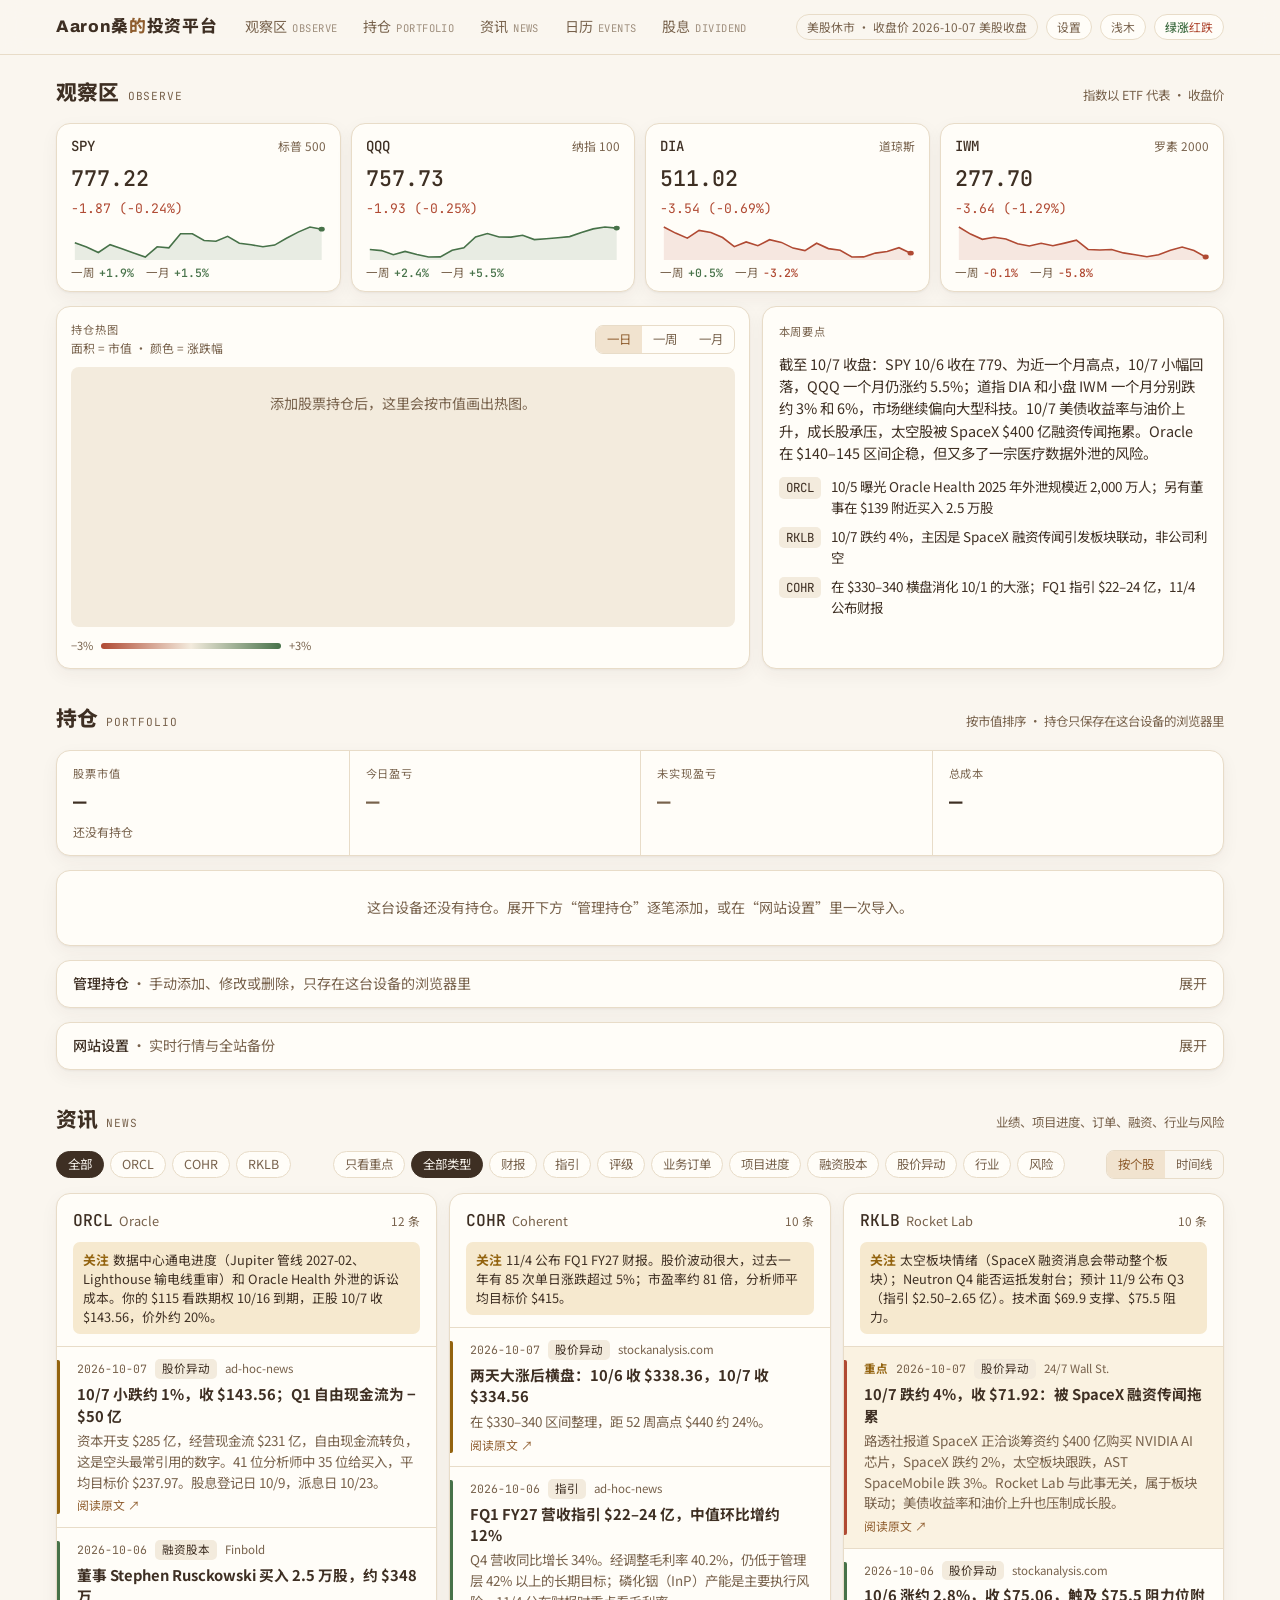
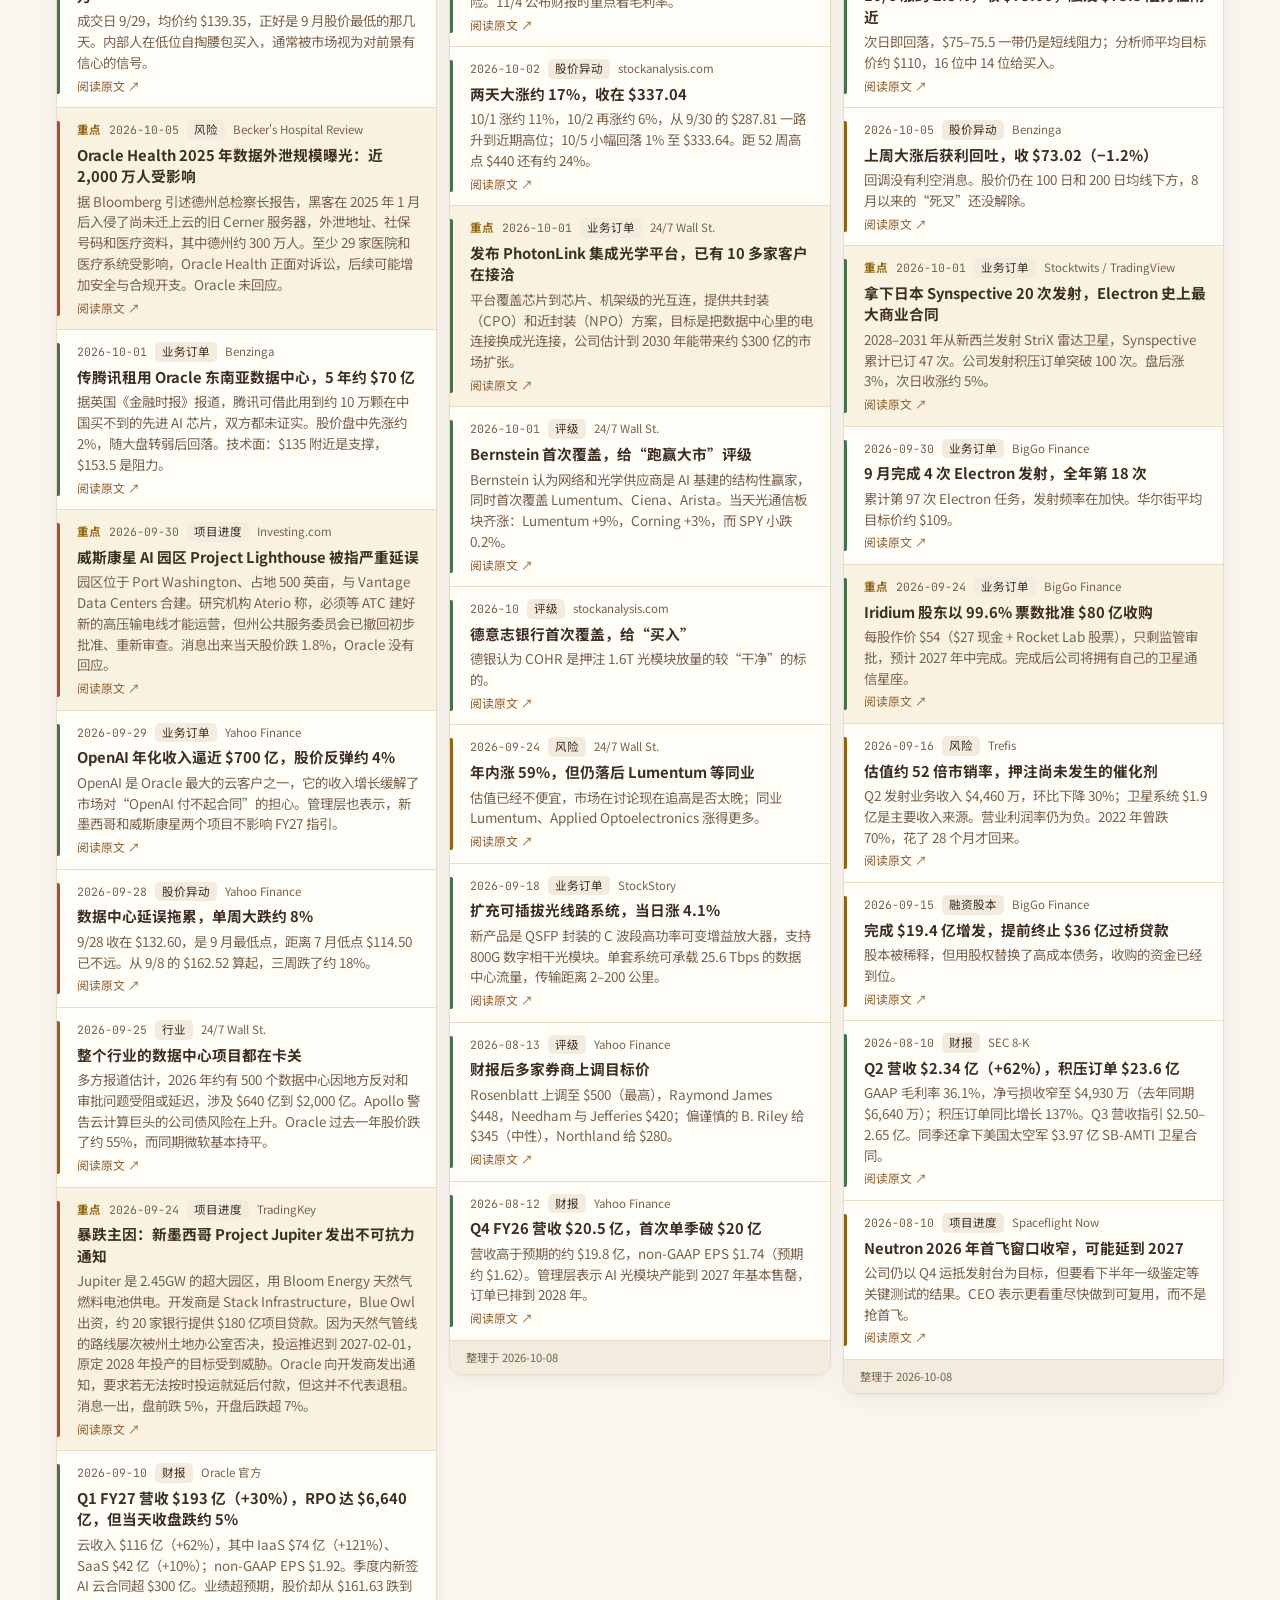
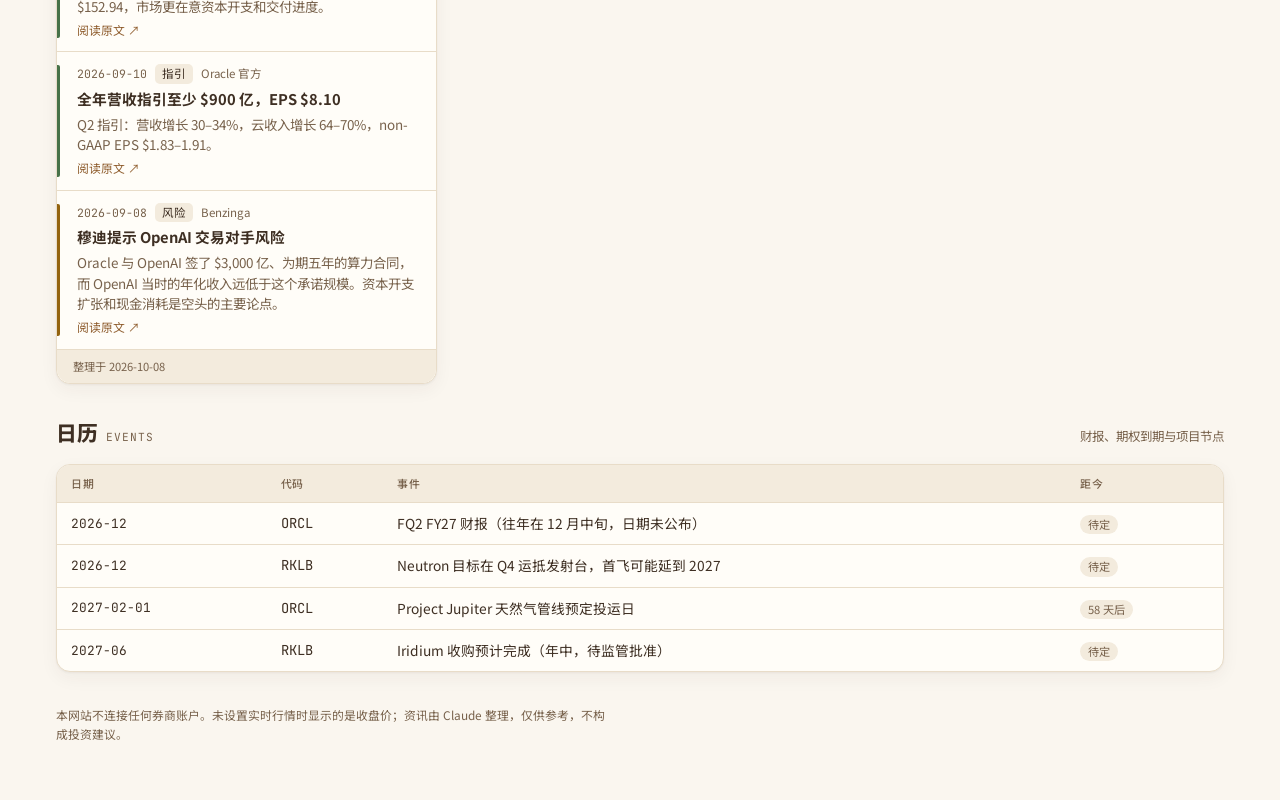
<file: index.html>
<!doctype html>
<html lang="zh-Hans">
<head>
<meta charset="utf-8">
<meta name="viewport" content="width=device-width,initial-scale=1,viewport-fit=cover">
<meta name="robots" content="noindex,nofollow">
<meta name="theme-color" content="#FAF6EF">
<script>try{document.documentElement.dataset.theme=localStorage.getItem("aaronsan.theme")||"light"}catch(e){document.documentElement.dataset.theme="light"}</script>
<title>Aaron桑的投资平台</title>
<link rel="icon" href="data:image/svg+xml,%3Csvg xmlns='http://www.w3.org/2000/svg' viewBox='0 0 32 32'%3E%3Crect width='32' height='32' rx='7' fill='%238F5D2E'/%3E%3Cpolyline points='5,22 12,15 17,19 27,8' fill='none' stroke='%23FAF6EF' stroke-width='3' stroke-linecap='round' stroke-linejoin='round'/%3E%3C/svg%3E">
<link rel="preconnect" href="https://fonts.googleapis.com">
<link rel="preconnect" href="https://fonts.gstatic.com" crossorigin>
<link rel="stylesheet" href="https://fonts.googleapis.com/css2?family=Archivo:wght@600;800&family=JetBrains+Mono:wght@400;500&family=Noto+Sans+SC:wght@400;500;700&display=swap">
<link rel="stylesheet" href="style.css">
</head>
<body>
<div class="top"><div class="top-in">
  <div class="brand">Aaron桑<span>的</span>投资平台</div>
  <nav aria-label="页面区块">
    <a href="#observe">观察区<small>OBSERVE</small></a>
    <a href="#holdings">持仓<small>PORTFOLIO</small></a>
    <a href="#news">资讯<small>NEWS</small></a>
    <a href="#calendar">日历<small>EVENTS</small></a>
    <a href="dividend.html">股息<small>DIVIDEND</small></a>
  </nav>
  <div class="top-r">
    <span class="badge" id="live">加载中…</span><a class="toggle" href="#settings" style="text-decoration:none">设置</a>
    <button class="toggle" id="theme" type="button" title="切换浅色 / 深色">浅木</button>
    <button class="toggle" id="conv" type="button" title="切换涨跌颜色"><b>绿涨</b><i>红跌</i></button>
  </div>
</div></div>

<div class="wrap">
  <section id="observe" aria-labelledby="ob-h">
    <div class="sh"><h2 id="ob-h">观察区<small>Observe</small></h2><span class="meta" id="ob-meta">指数以 ETF 代表 · 收盘价</span></div>
    <div class="tiles" id="tiles"><div class="panel empty">市场数据加载中…</div></div>
    <div class="obs">
      <div class="panel heat">
        <div class="hh">
          <div><div class="lbl">持仓热图</div><div class="z" style="font-size:.74rem">面积 = 市值 · 颜色 = 涨跌幅</div></div>
          <div class="seg" id="heatP" role="group" aria-label="热图周期">
            <button type="button" data-p="d1" aria-pressed="true">一日</button><button type="button" data-p="w1" aria-pressed="false">一周</button><button type="button" data-p="m1" aria-pressed="false">一月</button>
          </div>
        </div>
        <div class="tm" id="tm"></div>
        <div class="legend"><span id="lg-lo">−3%</span><i></i><span id="lg-hi">+3%</span></div>
      </div>
      <div class="panel brief">
        <div class="lbl">本周要点</div>
        <p id="note" class="z">加载中…</p>
        <ul class="hl" id="hl"></ul>
      </div>
    </div>
  </section>

  <section id="holdings" aria-labelledby="ho-h">
    <div class="sh"><h2 id="ho-h">持仓<small>Portfolio</small></h2><span class="meta" id="ho-meta"></span></div>
    <div class="panel sum">
      <div><span class="lbl">股票市值</span><span class="v num" id="s-mv">—</span><span class="s" id="s-mv2"></span></div>
      <div><span class="lbl">今日盈亏</span><span class="v num" id="s-d">—</span><span class="s" id="s-d2"></span></div>
      <div><span class="lbl">未实现盈亏</span><span class="v num" id="s-u">—</span><span class="s" id="s-u2"></span></div>
      <div><span class="lbl">总成本</span><span class="v num" id="s-c">—</span><span class="s" id="s-c2"></span></div>
    </div>
    <div class="cards" id="cards"></div>
    <details class="panel mgr" id="mgr">
      <summary><span><b>管理持仓</b> · 手动添加、修改或删除，只存在这台设备的浏览器里</span><span>展开</span></summary>
      <div class="mgr-in">
        <div class="hlist" id="hlist"></div>
        <form class="hf" id="hf" autocomplete="off">
          <label>代码<input id="f-sym" required placeholder="如 NVDA" maxlength="12"></label>
          <label>类型<select id="f-kind"><option value="STK">股票</option><option value="OPT">期权</option></select></label>
          <label>数量<input id="f-qty" type="number" step="any" min="0" required></label>
          <label>成本价<input id="f-avg" type="number" step="any" min="0" required></label>
          <label class="opt" hidden>行权价<input id="f-strike" type="number" step="any" min="0"></label>
          <label class="opt" hidden>方向<select id="f-right"><option value="PUT">看跌</option><option value="CALL">看涨</option></select></label>
          <label class="opt" hidden>到期日<input id="f-exp" type="date"></label>
          <label class="opt" hidden>期权现价（可选）<input id="f-mark" type="number" step="any" min="0"></label>
          <button class="btn pri" type="submit" id="f-save">保存持仓</button>
          <div class="formmsg" id="f-msg">持仓不会上传到网站服务器，换设备时用“网站设置”里的导出 / 导入。</div>
        </form>
      </div>
    </details>

    <details class="panel mgr" id="settings">
      <summary><span><b>网站设置</b> · 实时行情与全站备份</span><span>展开</span></summary>
      <div class="mgr-in"><div class="setgrid">
        <div>
          <h3>实时行情（Finnhub）</h3>
          <p>到 <a href="https://finnhub.io/register" target="_blank" rel="noopener">finnhub.io</a> 免费注册，把 Dashboard 里的 API key 贴在这里。填好后价格每 15 秒刷新一次；不填就显示 data.json 里的收盘价。Finnhub 只提供行情，不碰你的券商账户。</p>
          <form class="kform" id="k-form" autocomplete="off"><input id="k-in" type="password" placeholder="粘贴 Finnhub API key" aria-label="Finnhub API key"><button class="btn pri" type="submit">保存</button><button class="btn" type="button" id="k-clear">清除</button></form>
          <p class="smsg" id="k-state" style="margin-top:8px"></p>
        </div>
        <div class="io">
          <h3>全站备份</h3>
          <p>美股持仓和股息台的买卖记录都只存在这台设备的浏览器里。换手机或电脑时，先在这里导出，再到新设备导入（旧版只含持仓的备份也能导入）。</p>
          <textarea id="io-text" aria-label="持仓 JSON" placeholder='[{"sym":"COHR","kind":"STK","qty":1,"avg":271.24}]'></textarea>
          <div class="b"><button class="btn" type="button" id="io-export">导出全部</button><button class="btn pri" type="button" id="io-import">导入（覆盖）</button></div>
          <span class="smsg" id="io-msg"></span>
        </div>
      </div></div>
    </details>
  </section>

  <section id="news" aria-labelledby="ne-h">
    <div class="sh"><h2 id="ne-h">资讯<small>News</small></h2><span class="meta">业绩、项目进度、订单、融资、行业与风险</span></div>
    <div class="nbar">
      <div class="chips" id="fT"></div>
      <div class="chips" id="fK"></div>
      <div class="seg" id="view" role="group" aria-label="资讯排列">
        <button type="button" data-v="group" aria-pressed="true">按个股</button><button type="button" data-v="time" aria-pressed="false">时间线</button>
      </div>
    </div>
    <div id="feed"><div class="panel empty">资讯加载中…</div></div>
  </section>

  <section id="calendar" aria-labelledby="ca-h">
    <div class="sh"><h2 id="ca-h">日历<small>Events</small></h2><span class="meta">财报、期权到期与项目节点</span></div>
    <div class="panel cal"><table><thead><tr><th>日期</th><th>代码</th><th>事件</th><th>距今</th></tr></thead><tbody id="cal"><tr><td colspan="4" class="empty">加载中…</td></tr></tbody></table></div>
  </section>

  <footer id="foot">本网站不连接任何券商账户。未设置实时行情时显示的是收盘价；资讯由 Claude 整理，仅供参考，不构成投资建议。</footer>
</div>

<script src="common.js"></script>
<script src="app.js"></script>
</body>
</html>
</file>
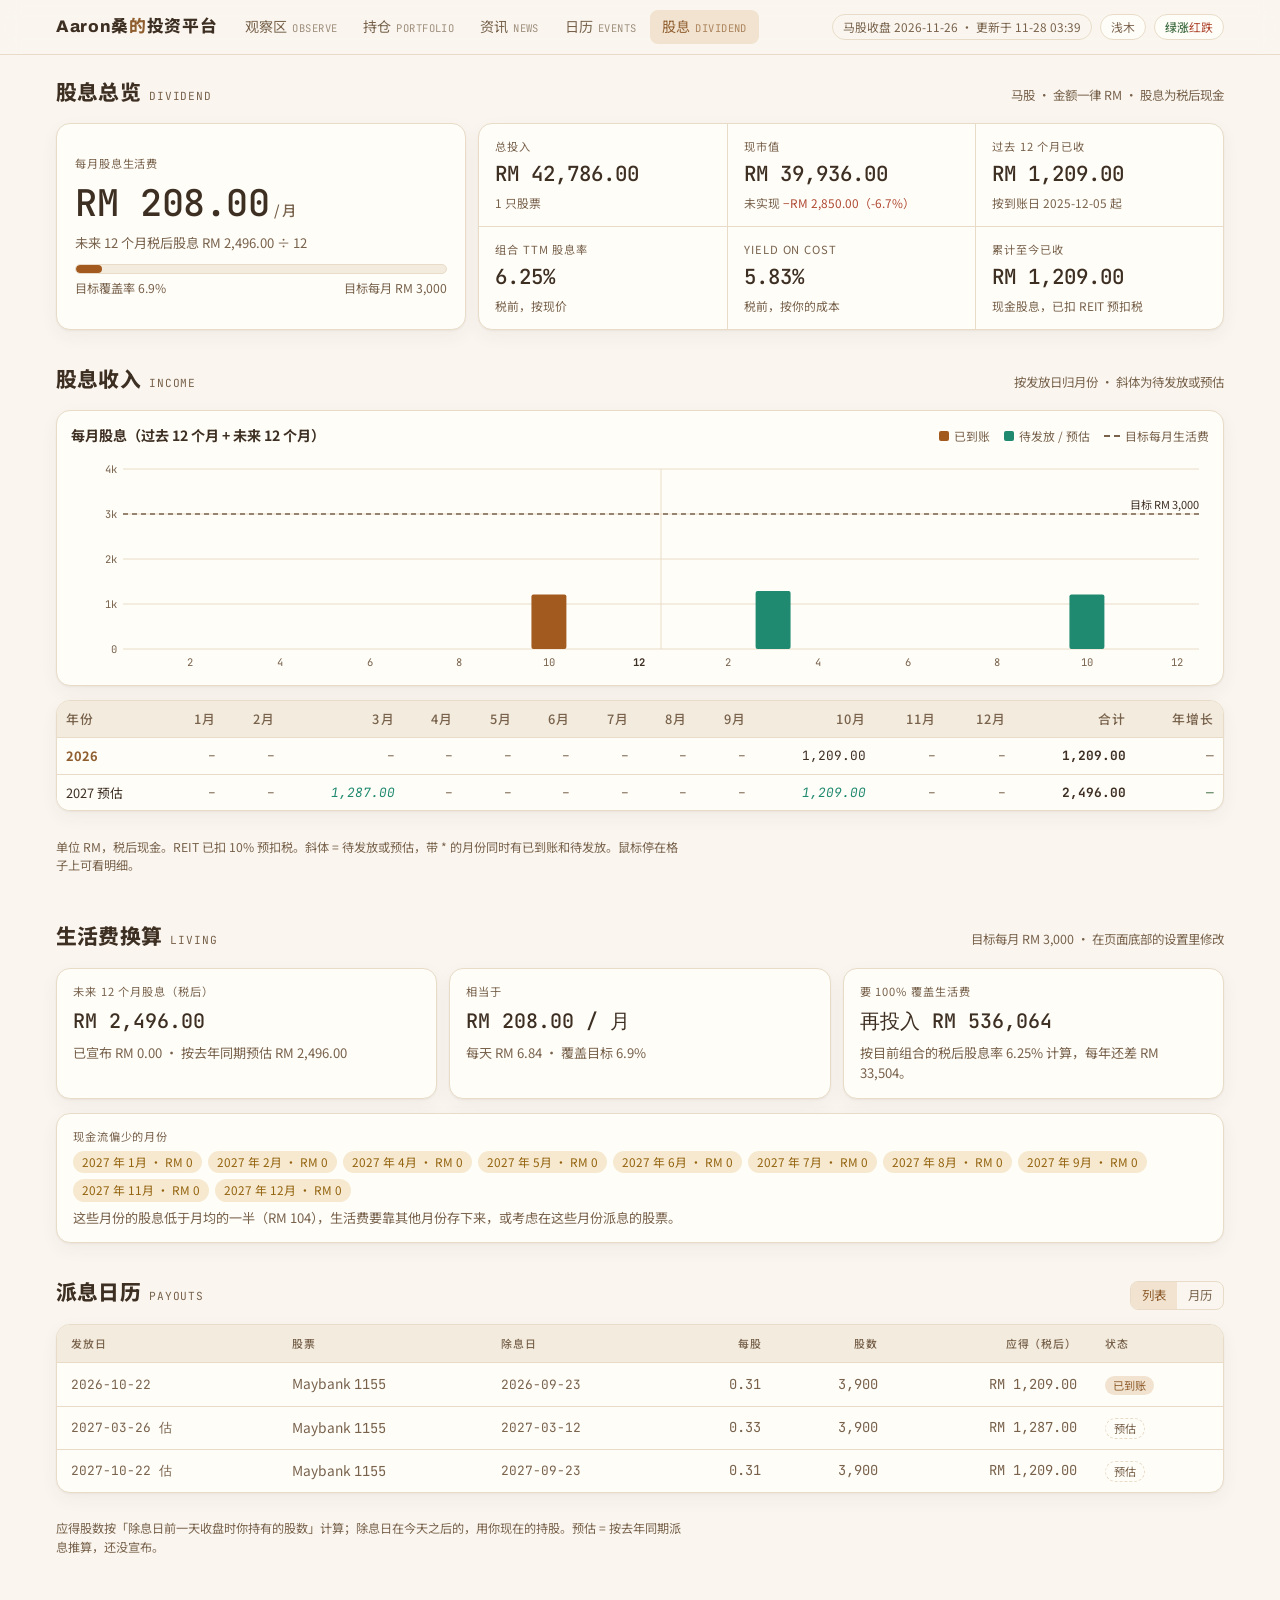
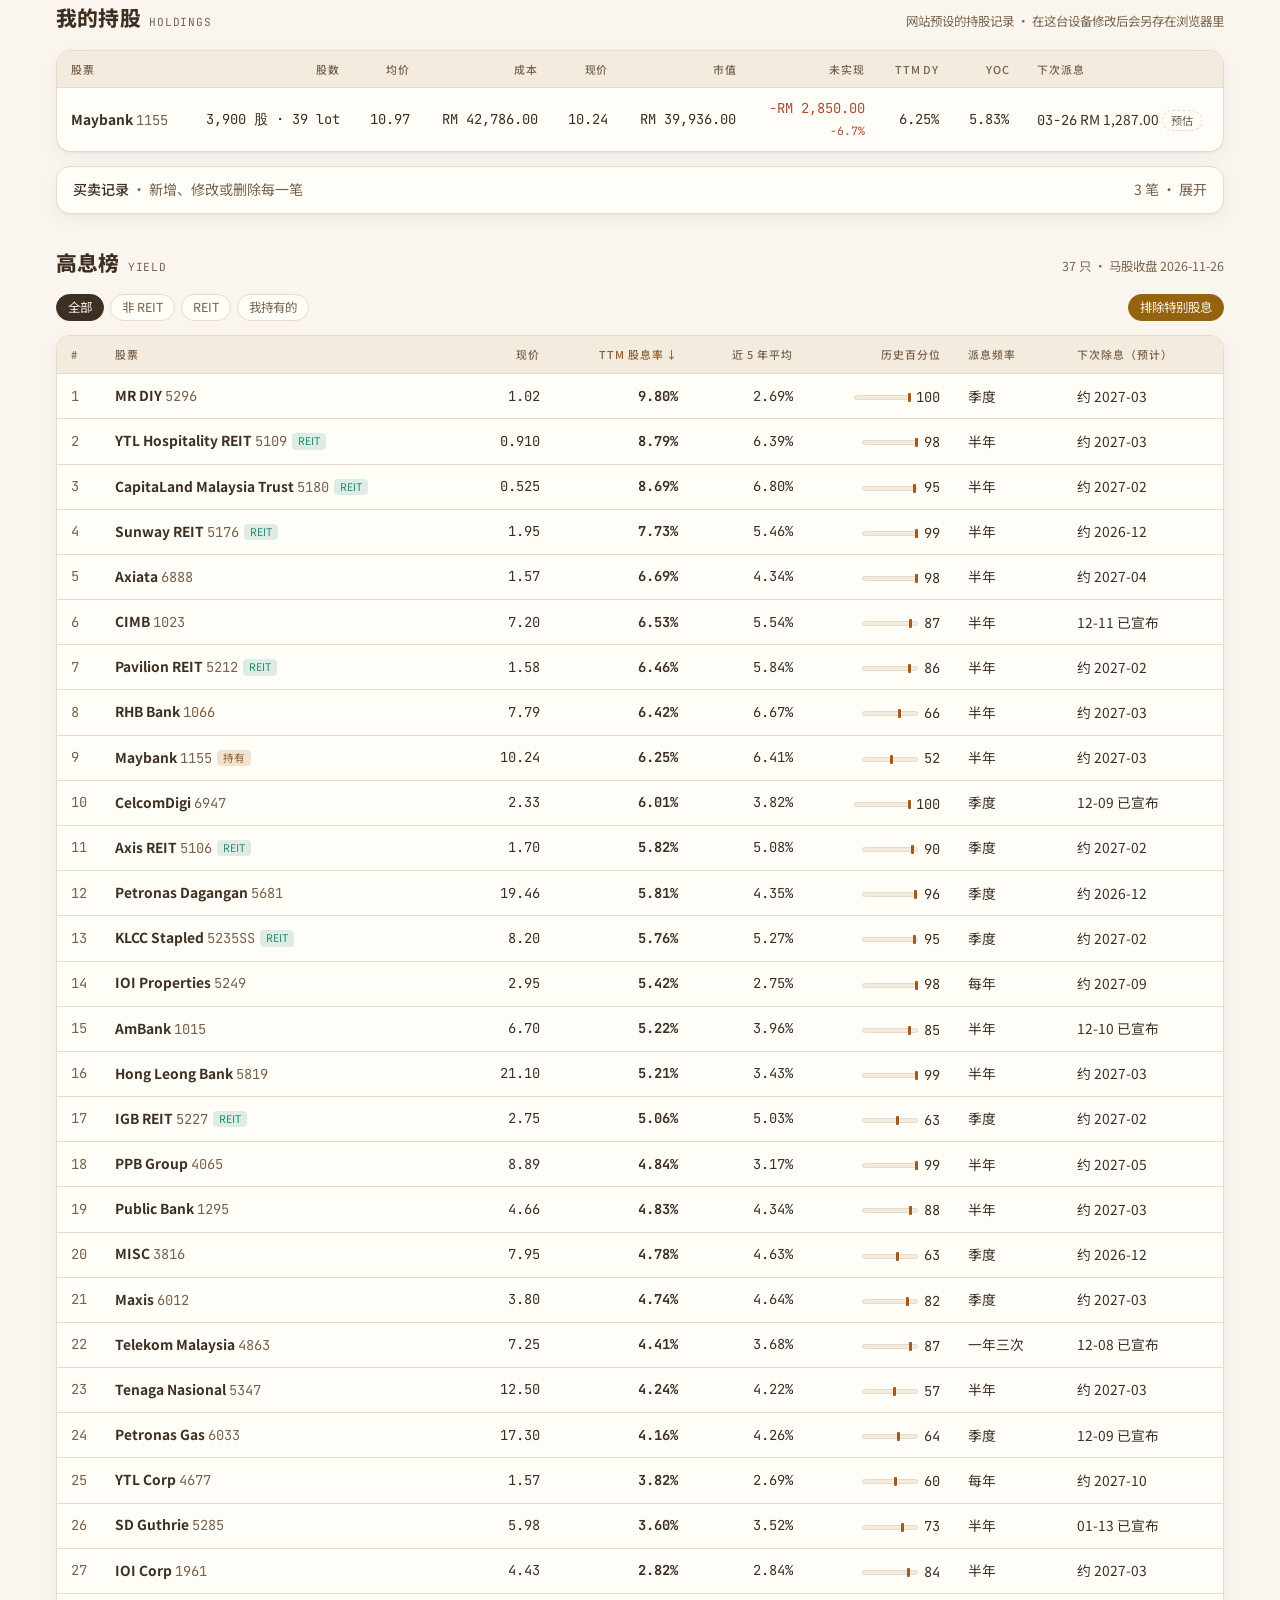
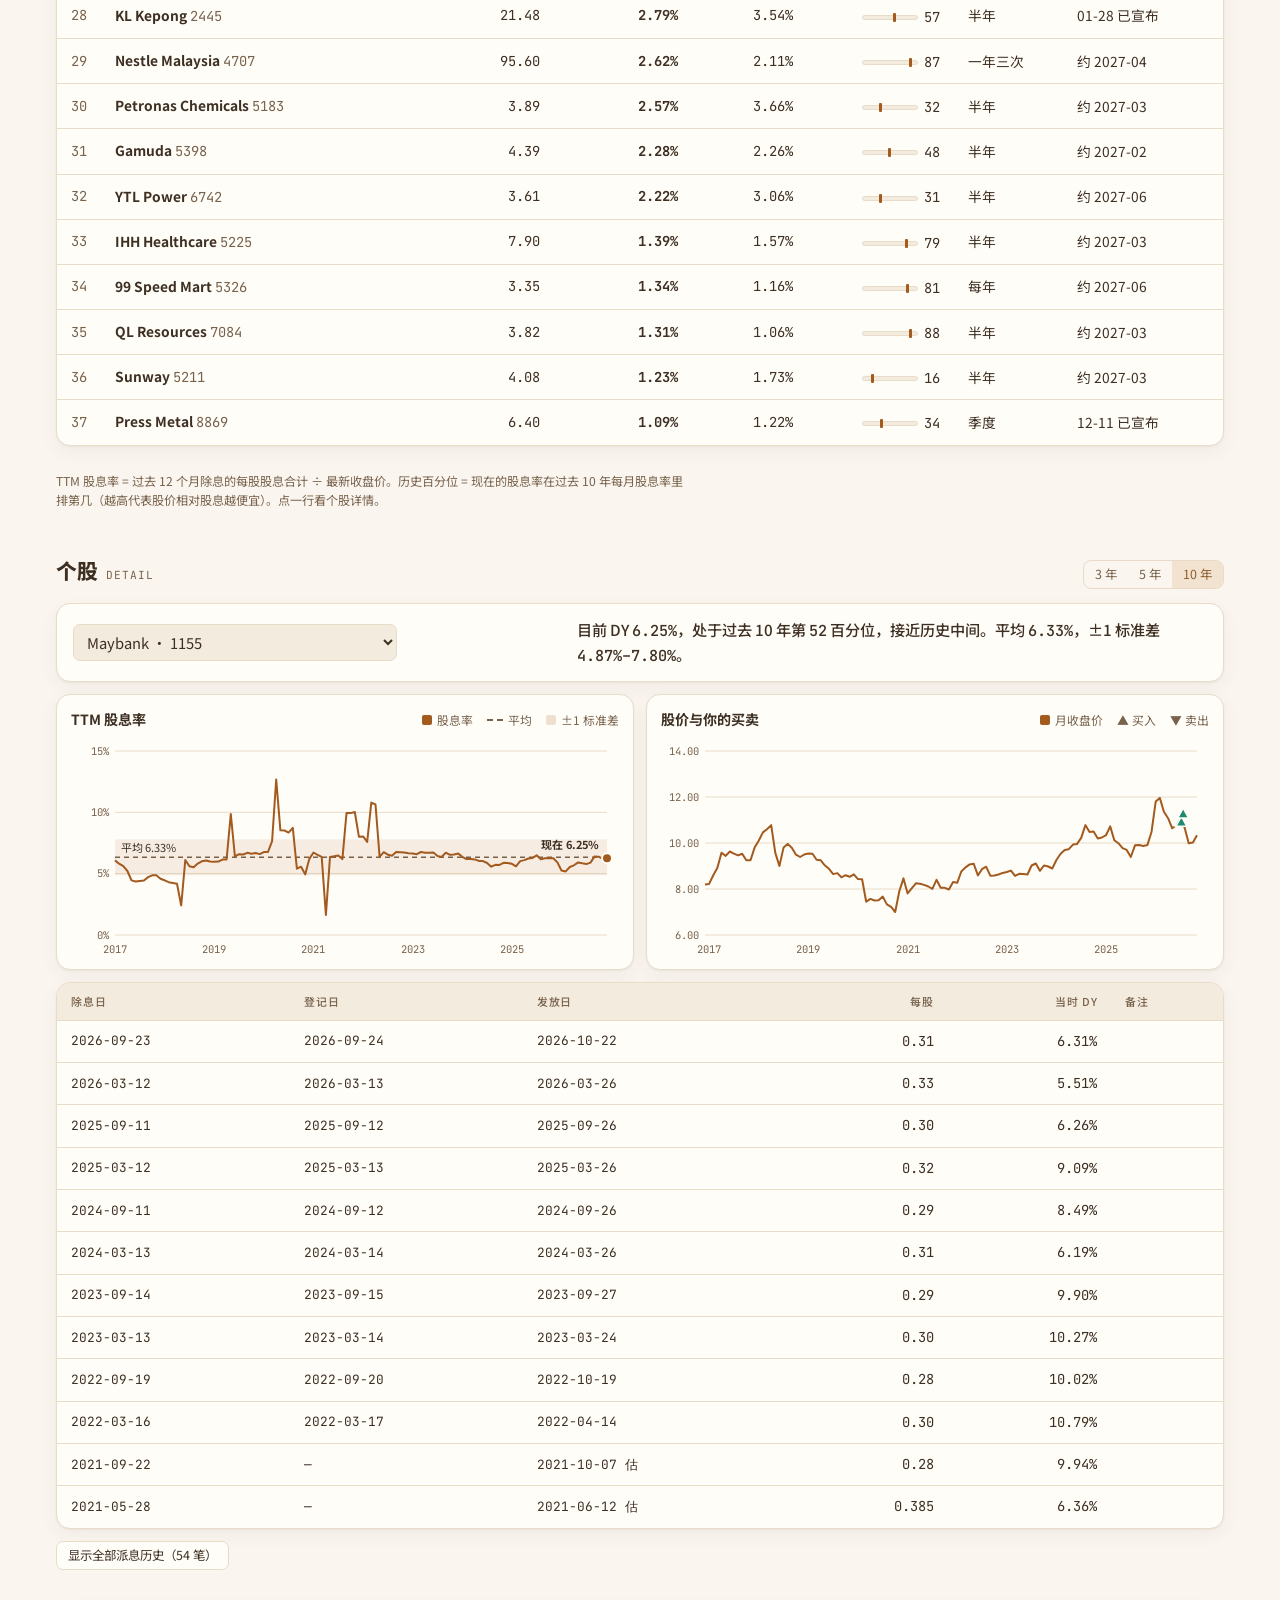
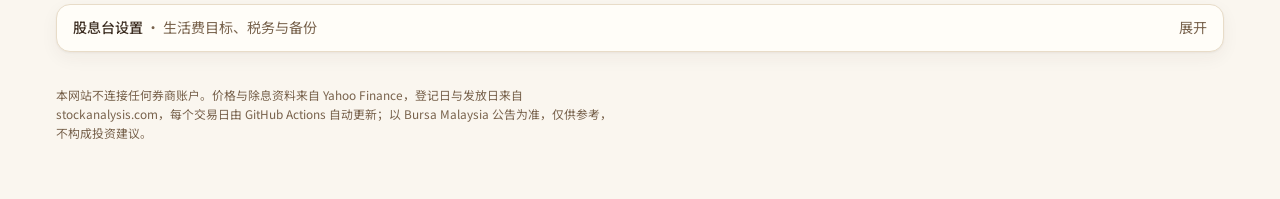
<file: dividend.html>
<!doctype html>
<html lang="zh-Hans">
<head>
<meta charset="utf-8">
<meta name="viewport" content="width=device-width,initial-scale=1,viewport-fit=cover">
<meta name="robots" content="noindex,nofollow">
<meta name="theme-color" content="#FAF6EF">
<script>try{document.documentElement.dataset.theme=localStorage.getItem("aaronsan.theme")||"light"}catch(e){document.documentElement.dataset.theme="light"}</script>
<title>股息台 · Aaron桑的投资平台</title>
<link rel="icon" href="data:image/svg+xml,%3Csvg xmlns='http://www.w3.org/2000/svg' viewBox='0 0 32 32'%3E%3Crect width='32' height='32' rx='7' fill='%238F5D2E'/%3E%3Cpolyline points='5,22 12,15 17,19 27,8' fill='none' stroke='%23FAF6EF' stroke-width='3' stroke-linecap='round' stroke-linejoin='round'/%3E%3C/svg%3E">
<link rel="preconnect" href="https://fonts.googleapis.com">
<link rel="preconnect" href="https://fonts.gstatic.com" crossorigin>
<link rel="stylesheet" href="https://fonts.googleapis.com/css2?family=Archivo:wght@600;800&family=JetBrains+Mono:wght@400;500&family=Noto+Sans+SC:wght@400;500;700&display=swap">
<link rel="stylesheet" href="style.css">
</head>
<body>
<div class="top"><div class="top-in">
  <div class="brand">Aaron桑<span>的</span>投资平台</div>
  <nav aria-label="页面">
    <a href="./#observe">观察区<small>OBSERVE</small></a>
    <a href="./#holdings">持仓<small>PORTFOLIO</small></a>
    <a href="./#news">资讯<small>NEWS</small></a>
    <a href="./#calendar">日历<small>EVENTS</small></a>
    <a href="dividend.html" aria-current="page">股息<small>DIVIDEND</small></a>
  </nav>
  <div class="top-r">
    <span class="badge" id="asof">加载中…</span>
    <button class="toggle" id="theme" type="button" title="切换浅色 / 深色">浅木</button>
    <button class="toggle" id="conv" type="button" title="切换涨跌颜色"><b>绿涨</b><i>红跌</i></button>
  </div>
</div></div>

<div class="wrap">
  <div class="panel demo" id="demo-bar" hidden><span><b>正在看示例数据</b> · 这些不是你的持股，也不会保存。</span><button class="btn pri" type="button" data-demo="off">退出示例</button></div>
  <section id="overview" aria-labelledby="ov-h">
    <div class="sh"><h2 id="ov-h">股息总览<small>Dividend</small></h2><span class="meta">马股 · 金额一律 RM · 股息为税后现金</span></div>
    <div class="hero">
      <div class="panel life">
        <span class="lbl">每月股息生活费</span>
        <span class="big" id="k-month">—</span>
        <span class="sub" id="k-month2">按现有持股推算未来 12 个月的税后股息 ÷ 12</span>
        <div class="cov"><div class="bar"><i id="k-covbar" style="width:0"></i></div>
          <div class="row"><span id="k-cov">目标覆盖率 —</span><span id="k-target">目标 —</span></div></div>
      </div>
      <div class="panel kpis">
        <div><span class="lbl">总投入</span><span class="v num" id="k-cost">—</span><span class="s" id="k-cost2"></span></div>
        <div><span class="lbl">现市值</span><span class="v num" id="k-mv">—</span><span class="s" id="k-mv2"></span></div>
        <div><span class="lbl">过去 12 个月已收</span><span class="v num" id="k-ttm">—</span><span class="s" id="k-ttm2"></span></div>
        <div><span class="lbl">组合 TTM 股息率</span><span class="v num" id="k-dy">—</span><span class="s">税前，按现价</span></div>
        <div><span class="lbl">Yield on Cost</span><span class="v num" id="k-yoc">—</span><span class="s">税前，按你的成本</span></div>
        <div><span class="lbl">累计至今已收</span><span class="v num" id="k-all">—</span><span class="s" id="k-all2"></span></div>
      </div>
    </div>
  </section>

  <section id="income" aria-labelledby="in-h">
    <div class="sh"><h2 id="in-h">股息收入<small>Income</small></h2><span class="meta">按发放日归月份 · 斜体为待发放或预估</span></div>
    <div class="panel chartbox">
      <div class="hh"><span class="ttl">每月股息（过去 12 个月 + 未来 12 个月）</span>
        <div class="lg"><span><i style="background:var(--c1)"></i>已到账</span><span><i style="background:var(--c2)"></i>待发放 / 预估</span><span><i class="dash"></i>目标每月生活费</span></div></div>
      <div class="ch" id="ch-month"></div>
    </div>
    <div class="panel tw"><table class="ytab"><thead id="yt-h"></thead><tbody id="yt-b"><tr><td colspan="15" class="empty">加载中…</td></tr></tbody></table></div>
    <p class="note" id="yt-note"></p>
  </section>

  <section id="living" aria-labelledby="li-h">
    <div class="sh"><h2 id="li-h">生活费换算<small>Living</small></h2><span class="meta" id="li-meta"></span></div>
    <div class="lifegrid">
      <div class="panel lc"><span class="lbl">未来 12 个月股息（税后）</span><span class="v" id="l-year">—</span><p id="l-year2"></p></div>
      <div class="panel lc"><span class="lbl">相当于</span><span class="v" id="l-month">—</span><p id="l-day"></p></div>
      <div class="panel lc"><span class="lbl">要 100% 覆盖生活费</span><span class="v" id="l-need">—</span><p id="l-need2"></p></div>
    </div>
    <div class="panel lc"><span class="lbl">现金流偏少的月份</span><div class="thin" id="l-thin"></div><p id="l-thin2"></p></div>
  </section>

  <section id="paycal" aria-labelledby="pc-h">
    <div class="sh"><h2 id="pc-h">派息日历<small>Payouts</small></h2>
      <div class="seg" id="pcv" role="group" aria-label="日历视图"><button type="button" data-v="list" aria-pressed="true">列表</button><button type="button" data-v="month" aria-pressed="false">月历</button></div></div>
    <div id="pc-box"></div>
    <p class="note">应得股数按「除息日前一天收盘时你持有的股数」计算；除息日在今天之后的，用你现在的持股。预估 = 按去年同期派息推算，还没宣布。</p>
  </section>

  <section id="mine" aria-labelledby="mi-h">
    <div class="sh"><h2 id="mi-h">我的持股<small>Holdings</small></h2><span class="meta" id="mi-meta">只存在这台设备的浏览器里</span></div>
    <div class="panel tw"><table class="rank" style="min-width:900px"><thead><tr><th>股票</th><th style="text-align:right">股数</th><th style="text-align:right">均价</th><th style="text-align:right">成本</th><th style="text-align:right">现价</th><th style="text-align:right">市值</th><th style="text-align:right">未实现</th><th style="text-align:right">TTM DY</th><th style="text-align:right">YoC</th><th>下次派息</th></tr></thead><tbody id="pos"></tbody></table></div>
    <details class="panel mgr" id="tmgr">
      <summary><span><b>买卖记录</b> · 新增、修改或删除每一笔</span><span id="t-count">展开</span></summary>
      <div class="mgr-in">
        <form class="hf" id="tf" autocomplete="off">
          <label>股票<select id="t-code" required></select></label>
          <label>日期<input id="t-date" type="date" required></label>
          <label>类型<select id="t-side"><option value="B">买入</option><option value="S">卖出</option><option value="DRP">DRP 以股代息</option></select></label>
          <label>价格（RM）<input id="t-px" type="number" step="any" min="0" required></label>
          <label>股数<input id="t-qty" type="number" step="1" min="1" required placeholder="1 lot = 100 股"></label>
          <label>手续费总额<input id="t-fee" type="number" step="any" min="0" placeholder="经纪+印花+清算"></label>
          <button class="btn pri" type="submit" id="t-save">保存</button>
          <div class="formmsg" id="t-msg">DRP：填收到的股数和发行价，那一笔股息会扣掉再投资的部分，不算现金。要追踪名单外的股票，在仓库的 dividend-tickers.json 加代码。</div>
        </form>
        <div class="tw"><table><thead><tr><th>日期</th><th>股票</th><th>类型</th><th style="text-align:right">股数</th><th style="text-align:right">价格</th><th style="text-align:right">手续费</th><th></th></tr></thead><tbody id="tlist"></tbody></table></div>
      </div>
    </details>
  </section>

  <section id="rank" aria-labelledby="rk-h">
    <div class="sh"><h2 id="rk-h">高息榜<small>Yield</small></h2><span class="meta" id="rk-meta"></span></div>
    <div class="nbar">
      <div class="chips" id="rk-f">
        <button type="button" class="chip" data-rf="all" aria-pressed="true">全部</button>
        <button type="button" class="chip" data-rf="stock" aria-pressed="false">非 REIT</button>
        <button type="button" class="chip" data-rf="reit" aria-pressed="false">REIT</button>
        <button type="button" class="chip" data-rf="mine" aria-pressed="false">我持有的</button>
      </div>
      <button type="button" class="chip key" id="rk-sp" aria-pressed="true">排除特别股息</button>
    </div>
    <div class="panel tw"><table class="rank" style="min-width:860px"><thead id="rk-h2"></thead><tbody id="rk-b"><tr><td colspan="8" class="empty">加载中…</td></tr></tbody></table></div>
    <p class="note">TTM 股息率 = 过去 12 个月除息的每股股息合计 ÷ 最新收盘价。历史百分位 = 现在的股息率在过去 10 年每月股息率里排第几（越高代表股价相对股息越便宜）。点一行看个股详情。</p>
  </section>

  <section id="stock" aria-labelledby="sk-h">
    <div class="sh"><h2 id="sk-h">个股<small>Detail</small></h2>
      <div class="seg" id="sk-r" role="group" aria-label="图表范围"><button type="button" data-y="3" aria-pressed="false">3 年</button><button type="button" data-y="5" aria-pressed="false">5 年</button><button type="button" data-y="10" aria-pressed="true">10 年</button></div></div>
    <div class="sd">
      <div class="panel sdh"><select id="sk-sel" aria-label="选择股票"></select><span class="verdict" id="sk-v"></span></div>
      <div class="duo">
        <div class="panel chartbox"><div class="hh"><span class="ttl">TTM 股息率</span><div class="lg"><span><i style="background:var(--c1)"></i>股息率</span><span><i class="dash"></i>平均</span><span><i style="background:color-mix(in srgb,var(--c1) 18%,transparent)"></i>±1 标准差</span></div></div><div class="ch" id="ch-dy"></div></div>
        <div class="panel chartbox"><div class="hh"><span class="ttl">股价与你的买卖</span><div class="lg"><span><i style="background:var(--c1)"></i>月收盘价</span><span>▲ 买入</span><span>▼ 卖出</span></div></div><div class="ch" id="ch-px"></div></div>
      </div>
      <div class="panel tw"><table><thead><tr><th>除息日</th><th>登记日</th><th>发放日</th><th style="text-align:right">每股</th><th style="text-align:right">当时 DY</th><th>备注</th></tr></thead><tbody id="sk-dv"></tbody></table></div>
      <button class="btn" type="button" id="sk-more" style="align-self:flex-start">显示全部派息历史</button>
    </div>
  </section>

  <section id="dsettings" aria-labelledby="ds-h">
    <details class="panel mgr" id="dset">
      <summary><span><b id="ds-h">股息台设置</b> · 生活费目标、税务与备份</span><span>展开</span></summary>
      <div class="mgr-in">
        <form class="dset" id="sf" autocomplete="off">
          <label>目标每月生活费（RM）<input id="s-target" type="number" step="any" min="0"></label>
          <label>REIT 派息预扣税（%）<input id="s-wht" type="number" step="any" min="0" max="100"></label>
          <label class="ck"><input id="s-tax" type="checkbox"> 计算个人股息税</label>
          <label>股息税起征额（RM / 年）<input id="s-taxth" type="number" step="any" min="0"></label>
          <label>股息税税率（%）<input id="s-taxr" type="number" step="any" min="0" max="100"></label>
          <button class="btn pri" type="submit">保存设置</button>
        </form>
        <p class="note">REIT 预扣税和股息税每年预算案都可能调整，这里的数字请按当年规定自行核对。股息税只算一般股票的单层股息，超过起征额的部分才扣，以年为单位计算，不分摊到每个月。</p>
        <div class="io">
          <h3 style="font-size:.92rem;margin:0">全站备份</h3>
          <p class="note" style="margin:0">导出内容包含美股持仓和股息台的买卖记录、设置。到新设备时在这里（或主页的网站设置）导入。</p>
          <textarea id="io-text" aria-label="备份 JSON"></textarea>
          <div class="b"><button class="btn" type="button" id="io-export">导出全部</button><button class="btn pri" type="button" id="io-import">导入（覆盖）</button></div>
          <span class="smsg" id="io-msg"></span>
        </div>
      </div>
    </details>
  </section>

  <footer id="foot">本网站不连接任何券商账户。价格与除息资料来自 Yahoo Finance，登记日与发放日来自 stockanalysis.com，每个交易日由 GitHub Actions 自动更新；以 Bursa Malaysia 公告为准，仅供参考，不构成投资建议。</footer>
</div>

<script src="common.js"></script>
<script src="dividend.js"></script>
</body>
</html>
</file>
<file: style.css>
/* Layout: dark market desk — sticky nav, 观察区 (index tiles + holdings heatmap + brief), 持仓 quick-look cards + manager, 资讯 feed, 日历 table */
/* 明亮木系：浅橡木 / 米白 / 胡桃棕；深色模式为胡桃木 */
:root{
  --bg:#FAF6EF; --panel:#FFFDF8; --panel2:#F3EBDD; --line:#E8DCC8; --ink:#3E2F23; --muted:#78624C;
  --accent:#8F5D2E; --accent-soft:#F1E3CF; --maple:#D9B98C; --green:#477249; --red:#B04A33; --amber:#93630F; --amber-soft:#F6E9CF; --c1:#A35A1F; --c2:#1F8A70;
  --shadow:0 1px 2px rgba(62,47,35,.05),0 6px 18px rgba(62,47,35,.05);
  --gain:var(--green); --loss:var(--red);
  --f-display:"Archivo","Noto Sans SC",system-ui,sans-serif;
  --f-body:"Noto Sans SC","PingFang SC","Microsoft YaHei",system-ui,sans-serif;
  --f-mono:"JetBrains Mono",ui-monospace,Menlo,monospace;
  --r:14px;
  color-scheme:light;
}
@media (prefers-color-scheme: dark){:root:not([data-theme="light"]){
  --bg:#2B221B; --panel:#362B22; --panel2:#41352A; --line:#4E4033; --ink:#F3EADF; --muted:#BBA893;
  --accent:#DDAE74; --accent-soft:#4A3A29; --maple:#A9845A; --green:#93C08F; --red:#E8917A; --amber:#E2B65C; --amber-soft:#4A3B22; --c1:#C8742A; --c2:#3FA88C;
  --shadow:0 1px 2px rgba(0,0,0,.25); color-scheme:dark}}
:root[data-theme="dark"]{
  --bg:#2B221B; --panel:#362B22; --panel2:#41352A; --line:#4E4033; --ink:#F3EADF; --muted:#BBA893;
  --accent:#DDAE74; --accent-soft:#4A3A29; --maple:#A9845A; --green:#93C08F; --red:#E8917A; --amber:#E2B65C; --amber-soft:#4A3B22; --c1:#C8742A; --c2:#3FA88C;
  --shadow:0 1px 2px rgba(0,0,0,.25); color-scheme:dark}
:root[data-conv="red"]{--gain:var(--red); --loss:var(--green)}
*{box-sizing:border-box}
[hidden]{display:none!important}
html{scroll-behavior:smooth;scroll-padding-top:72px}
@media (prefers-reduced-motion:reduce){html{scroll-behavior:auto}}
body{background:var(--bg);color:var(--ink);font-family:var(--f-body);font-size:14px;line-height:1.55;margin:0}
.num{font-family:var(--f-mono);font-variant-numeric:tabular-nums}
.g{color:var(--gain)} .l{color:var(--loss)} .z{color:var(--muted)}
h1,h2,h3{margin:0;text-wrap:balance}
button,input,select{font:inherit;color:inherit}
button{cursor:pointer}
:focus-visible{outline:2px solid var(--accent);outline-offset:2px}

/* top bar */
.top{position:sticky;top:env(safe-area-inset-top,0px);z-index:5;background:color-mix(in srgb,var(--bg) 88%,transparent);backdrop-filter:blur(10px);border-bottom:1px solid var(--line)}
.top-in{max-width:1200px;margin:0 auto;padding-inline:16px;padding-block:10px;display:flex;align-items:center;gap:16px;flex-wrap:wrap}
.brand{font-family:var(--f-display);font-weight:800;letter-spacing:.04em;font-size:1.05rem;white-space:nowrap}
.brand span{color:var(--accent)}
nav{display:flex;gap:2px;flex-wrap:wrap}
nav a{color:var(--muted);text-decoration:none;padding:6px 12px;border-radius:8px;font-size:.88rem}
nav a:hover{color:var(--ink);background:var(--panel2)}
nav a[aria-current="page"]{color:var(--accent);background:var(--accent-soft)}
nav a small{font-family:var(--f-mono);font-size:.66rem;margin-left:5px;opacity:.7;letter-spacing:.04em}
.top-r{margin-left:auto;display:flex;align-items:center;gap:8px;flex-wrap:wrap}
.badge{font-size:.74rem;color:var(--muted);border:1px solid var(--line);border-radius:999px;padding:3px 10px;white-space:nowrap}
.toggle{border:1px solid var(--line);background:var(--panel);border-radius:999px;padding:3px 10px;font-size:.74rem;color:var(--muted)}
.toggle b{color:var(--gain);font-weight:500}.toggle i{font-style:normal;color:var(--loss)}

.wrap{max-width:1200px;margin:0 auto;padding-inline:16px;padding-block:22px 56px;display:flex;flex-direction:column;gap:34px}
section{display:flex;flex-direction:column;gap:14px}
.sh{display:flex;align-items:baseline;justify-content:space-between;gap:10px;flex-wrap:wrap}
.sh h2{font-family:var(--f-display);font-size:1.3rem;font-weight:800;letter-spacing:.01em}
.sh h2 small{font-family:var(--f-mono);font-size:.7rem;color:var(--muted);font-weight:400;letter-spacing:.08em;margin-left:8px;text-transform:uppercase}
.sh .meta{font-size:.78rem;color:var(--muted)}
.panel{background:var(--panel);border:1px solid var(--line);border-radius:var(--r);box-shadow:var(--shadow)}
.lbl{font-size:.7rem;letter-spacing:.08em;color:var(--muted);text-transform:uppercase}
.empty{padding:26px 16px;color:var(--muted);text-align:center;font-size:.88rem}
.seg{display:inline-flex;border:1px solid var(--line);border-radius:8px;overflow:hidden}
.seg button{border:0;background:transparent;padding:4px 11px;font-size:.78rem;color:var(--muted)}
.seg button[aria-pressed="true"]{background:var(--accent-soft);color:var(--accent)}

/* index tiles */
.tiles{display:grid;grid-template-columns:repeat(4,minmax(0,1fr));gap:10px}
@media (max-width:860px){.tiles{grid-template-columns:repeat(2,minmax(0,1fr))}}
.tile{padding:12px 14px 10px;display:flex;flex-direction:column;gap:4px;min-width:0}
.tile .r1{display:flex;justify-content:space-between;align-items:baseline;gap:6px}
.tile .sym{font-family:var(--f-mono);font-weight:500}
.tile .nm{font-size:.74rem;color:var(--muted)}
.tile .px{font-size:1.35rem;font-weight:500}
.tile .chg{font-size:.82rem}
.tile .perf{display:flex;gap:12px;font-size:.72rem;color:var(--muted)}
.tile .perf span b{font-weight:500;margin-left:4px}
.spark{width:100%;height:36px;display:block}

/* observe grid */
.obs{display:grid;grid-template-columns:minmax(0,1.5fr) minmax(0,1fr);gap:12px}
@media (max-width:860px){.obs{grid-template-columns:1fr}}
.heat{padding:14px;display:flex;flex-direction:column;gap:10px}
.heat .hh{display:flex;justify-content:space-between;align-items:center;gap:8px;flex-wrap:wrap}
.tm{position:relative;width:100%;height:260px;border-radius:8px;overflow:hidden;background:var(--panel2)}
.cell{position:absolute;border:2px solid var(--panel);border-radius:6px;padding:10px;display:flex;flex-direction:column;justify-content:space-between;overflow:hidden}
.cell b{font-family:var(--f-mono);font-size:1rem;font-weight:500;color:var(--ink)}
.cell .cp{font-family:var(--f-mono);font-size:1.15rem;color:var(--ink)}
.cell small{font-size:.72rem;color:var(--ink);opacity:.75}
.legend{display:flex;align-items:center;gap:8px;font-size:.7rem;color:var(--muted)}
.legend i{flex:1;height:6px;border-radius:3px;max-width:180px;background:linear-gradient(90deg,var(--loss),var(--panel2),var(--gain))}
.brief{padding:16px;display:flex;flex-direction:column;gap:12px}
.brief p{margin:0;font-size:.9rem;max-width:65ch}
.hl{display:flex;flex-direction:column;gap:8px;margin:0;padding:0;list-style:none}
.hl li{display:grid;grid-template-columns:auto 1fr;gap:10px;font-size:.84rem;align-items:baseline}
.hl li .t{font-family:var(--f-mono);font-size:.78rem;padding:1px 7px;border-radius:5px;background:var(--panel2)}

/* holdings */
.sum{display:grid;grid-template-columns:repeat(4,minmax(0,1fr))}
.sum > div{padding:14px 16px;display:flex;flex-direction:column;gap:3px;min-width:0}
.sum > div + div{border-left:1px solid var(--line)}
.sum .v{font-size:1.4rem;font-weight:500}
.sum .s{font-size:.75rem;color:var(--muted)}
@media (max-width:760px){.sum{grid-template-columns:1fr 1fr}.sum > div:nth-child(3){border-left:0}.sum > div:nth-child(n+3){border-top:1px solid var(--line)}}
.cards{display:grid;grid-template-columns:repeat(auto-fill,minmax(min(100%,280px),1fr));gap:12px}
.qc{padding:14px;display:flex;flex-direction:column;gap:10px;min-width:0}
.qc .r1{display:flex;justify-content:space-between;align-items:flex-start;gap:8px}
.qc .tk b{font-family:var(--f-mono);font-size:1.05rem;font-weight:500;display:block}
.qc .tk span{font-size:.76rem;color:var(--muted)}
.qc .px{text-align:right}
.qc .px b{font-family:var(--f-mono);font-size:1.15rem;font-weight:500;display:block}
.qc .px span{font-size:.78rem}
.kv{display:grid;grid-template-columns:repeat(3,minmax(0,1fr));border-top:1px solid var(--line);border-bottom:1px solid var(--line)}
.kv > div{padding:7px 0;display:flex;flex-direction:column;gap:1px}
.kv > div + div{border-left:1px solid var(--line);padding-left:10px}
.kv .lbl{font-size:.64rem}
.kv .num{font-size:.86rem}
.row2{display:flex;justify-content:space-between;gap:8px;font-size:.78rem;color:var(--muted);flex-wrap:wrap}
.range{display:flex;flex-direction:column;gap:4px;font-size:.7rem;color:var(--muted)}
.range .bar{position:relative;height:4px;border-radius:2px;background:var(--panel2)}
.range .bar i{position:absolute;top:-3px;width:2px;height:10px;background:var(--ink);border-radius:1px}
.range .ends{display:flex;justify-content:space-between}
.optcard{border-style:dashed}
.warn{color:var(--amber)}
.chipk{display:inline-block;font-size:.66rem;padding:1px 6px;border-radius:4px;background:var(--accent-soft);color:var(--accent);margin-left:6px;vertical-align:2px;font-family:var(--f-body)}

/* manager */
details.mgr{padding:0}
details.mgr summary{padding:12px 16px;cursor:pointer;font-size:.88rem;color:var(--muted);list-style:none;display:flex;justify-content:space-between;gap:8px}
details.mgr summary::-webkit-details-marker{display:none}
details.mgr summary b{color:var(--ink);font-weight:500}
.mgr-in{padding:0 16px 16px;display:flex;flex-direction:column;gap:14px;border-top:1px solid var(--line);padding-top:14px}
.hlist{display:flex;flex-direction:column;gap:6px}
.hrow{display:flex;align-items:center;gap:10px;flex-wrap:wrap;font-size:.84rem;padding:8px 10px;border-radius:8px;background:var(--panel2)}
.hrow .grow{flex:1;min-width:0}
.btn{border:1px solid var(--line);background:var(--panel);border-radius:7px;padding:4px 11px;font-size:.78rem;color:var(--ink)}
.btn:hover{border-color:var(--accent);color:var(--accent)}
.btn.pri{background:var(--accent);border-color:var(--accent);color:var(--bg);font-weight:500}
.btn.pri:hover{color:var(--bg);filter:brightness(1.08)}
.btn.danger{color:var(--red);border-color:color-mix(in srgb,var(--red) 50%,var(--line))}
form.hf{display:grid;grid-template-columns:repeat(auto-fill,minmax(130px,1fr));gap:10px;align-items:end}
form.hf label{display:flex;flex-direction:column;gap:4px;font-size:.72rem;color:var(--muted)}
form.hf input,form.hf select{background:var(--panel2);border:1px solid var(--line);border-radius:7px;padding:6px 9px;font-size:.86rem;min-width:0}
.formmsg{font-size:.78rem;color:var(--muted);grid-column:1/-1}

/* news */
.nbar{display:flex;flex-wrap:wrap;gap:10px;align-items:center;justify-content:space-between}
.chips{display:flex;flex-wrap:wrap;gap:6px;align-items:center}
.chip{border:1px solid var(--line);background:var(--panel);color:var(--muted);border-radius:999px;padding:3px 11px;font-size:.78rem}
.chip[aria-pressed="true"]{background:var(--ink);color:var(--bg);border-color:var(--ink)}
.chip.key[aria-pressed="true"]{background:var(--amber);border-color:var(--amber);color:var(--bg)}
.ngrid{display:grid;grid-template-columns:repeat(auto-fit,minmax(min(100%,360px),1fr));gap:12px;align-items:start}
.nc{min-width:0;display:flex;flex-direction:column}
.nc .nh{padding:14px 16px 12px;display:flex;flex-direction:column;gap:8px;border-bottom:1px solid var(--line)}
.nc .nh .r{display:flex;justify-content:space-between;align-items:baseline;gap:8px}
.nc .nh h3{font-family:var(--f-mono);font-size:1.02rem;font-weight:500}
.nc .nh h3 span{font-family:var(--f-body);font-size:.8rem;color:var(--muted);margin-left:6px;font-weight:400}
.watch{font-size:.8rem;background:var(--amber-soft);border-radius:7px;padding:8px 10px;line-height:1.5}
.watch b{color:var(--amber);margin-right:4px;font-weight:700}
.items{list-style:none;margin:0;padding:0}
.items li{padding:12px 16px 12px 20px;border-bottom:1px solid var(--line);position:relative;display:flex;flex-direction:column;gap:4px}
.items li:last-child{border-bottom:0}
.items li::before{content:"";position:absolute;left:0;top:13px;bottom:13px;width:3px;border-radius:0 2px 2px 0;background:var(--line)}
.items li.s-pos::before{background:var(--gain)}
.items li.s-neg::before{background:var(--loss)}
.items li.s-watch::before{background:var(--amber)}
.items li.key{background:color-mix(in srgb,var(--amber-soft) 55%,transparent)}
.ir{display:flex;gap:8px;align-items:center;flex-wrap:wrap;font-size:.72rem;color:var(--muted)}
.kt{padding:1px 7px;border-radius:5px;background:var(--panel2);color:var(--ink)}
.star{color:var(--amber);font-weight:700}
.symt{font-family:var(--f-mono);color:var(--accent)}
.items h4{margin:0;font-size:.92rem;font-weight:700;line-height:1.45}
.items p{margin:0;font-size:.84rem;color:var(--muted);max-width:68ch}
.items a{font-size:.74rem;color:var(--accent);text-decoration:none;width:fit-content}
.items a:hover{text-decoration:underline}
.nf{padding:8px 16px;font-size:.7rem;color:var(--muted);border-top:1px solid var(--line);background:var(--panel2);border-radius:0 0 var(--r) var(--r)}
.tl{padding:0}

/* calendar */
.cal{overflow-x:auto}
table{width:100%;border-collapse:collapse;min-width:560px}
th,td{padding:10px 14px;text-align:left;border-bottom:1px solid var(--line);font-size:.86rem}
th{font-size:.68rem;letter-spacing:.08em;color:var(--muted);font-weight:500;text-transform:uppercase;background:var(--panel2)}
tr:last-child td{border-bottom:0}
tr.past td{color:var(--muted)}
.dd{font-family:var(--f-mono);font-size:.8rem;white-space:nowrap}
.pill{display:inline-block;font-size:.7rem;padding:1px 8px;border-radius:999px;background:var(--panel2);color:var(--muted);white-space:nowrap}
.pill.soon{background:var(--amber-soft);color:var(--amber)}
footer{font-size:.74rem;color:var(--muted);max-width:80ch;line-height:1.6}

.badge.on{color:var(--gain);border-color:color-mix(in srgb,var(--gain) 45%,var(--line))}
.badge.bad{color:var(--red);border-color:color-mix(in srgb,var(--red) 45%,var(--line))}
.dotlive{display:inline-block;width:7px;height:7px;border-radius:50%;background:var(--gain);vertical-align:1px;animation:pulse 2s infinite}
@keyframes pulse{50%{opacity:.25}}
@media (prefers-reduced-motion:reduce){.dotlive{animation:none}}
.setgrid{display:grid;grid-template-columns:repeat(auto-fit,minmax(min(100%,320px),1fr));gap:18px}
.setgrid h3{font-size:.92rem;font-weight:700;margin:0 0 6px}
.setgrid p{margin:0 0 10px;font-size:.82rem;color:var(--muted);max-width:60ch}
.setgrid a{color:var(--accent)}
.kform{display:flex;gap:8px;flex-wrap:wrap}
.kform input,.io textarea{background:var(--panel2);border:1px solid var(--line);border-radius:7px;padding:6px 9px;font-size:.86rem;min-width:0}
.kform input{flex:1 1 200px}
.io{display:flex;flex-direction:column;gap:8px}
.io textarea{width:100%;min-height:90px;font-family:var(--f-mono);font-size:.76rem;resize:vertical}
.io .b{display:flex;gap:8px;flex-wrap:wrap}
.smsg{font-size:.78rem;color:var(--muted)}

/* ===== 股息台 ===== */
.hero{display:grid;grid-template-columns:minmax(0,1.1fr) minmax(0,2fr);gap:12px}
@media (max-width:860px){.hero{grid-template-columns:1fr}}
.life{padding:18px;display:flex;flex-direction:column;gap:10px;justify-content:center}
.life .big{font-family:var(--f-mono);font-size:2.3rem;font-weight:500;line-height:1.1;letter-spacing:-.01em}
.life .big small{font-size:.9rem;color:var(--muted);font-family:var(--f-body);margin-left:4px}
.life .sub{font-size:.82rem;color:var(--muted)}
.cov{display:flex;flex-direction:column;gap:5px}
.cov .bar{height:10px;border-radius:5px;background:var(--panel2);overflow:hidden;border:1px solid var(--line)}
.cov .bar i{display:block;height:100%;background:var(--c1);border-radius:5px}
.cov .row{display:flex;justify-content:space-between;font-size:.76rem;color:var(--muted);gap:8px}
.kpis{display:grid;grid-template-columns:repeat(3,minmax(0,1fr))}
.kpis > div{padding:14px 16px;display:flex;flex-direction:column;gap:3px;min-width:0;border-left:1px solid var(--line);border-top:1px solid var(--line)}
.kpis > div:nth-child(3n+1){border-left:0}
.kpis > div:nth-child(-n+3){border-top:0}
.kpis .v{font-size:1.3rem;font-weight:500;white-space:nowrap}
.kpis .s{font-size:.74rem;color:var(--muted)}
@media (max-width:560px){.kpis{grid-template-columns:1fr 1fr}.kpis > div,.kpis > div:nth-child(n){border-left:1px solid var(--line);border-top:1px solid var(--line)}.kpis > div:nth-child(odd){border-left:0}.kpis > div:nth-child(-n+2){border-top:0}.kpis .v{font-size:1.05rem}.life .big{font-size:1.9rem}}

.chartbox{padding:14px 14px 10px;display:flex;flex-direction:column;gap:8px;min-width:0}
.chartbox .hh{display:flex;justify-content:space-between;align-items:center;gap:8px;flex-wrap:wrap}
.chartbox .ttl{font-size:.88rem;font-weight:700}
.ch{position:relative;width:100%;min-height:200px}
.ch svg{display:block;width:100%;overflow:visible}
.ch .ax{font-family:var(--f-mono);font-size:10.5px;fill:var(--muted)}
.ch .lab{font-family:var(--f-body);font-size:11px;fill:var(--ink)}
.ch .grid{stroke:var(--line);stroke-width:1}
.tip{position:absolute;pointer-events:none;z-index:3;background:var(--panel);border:1px solid var(--line);box-shadow:var(--shadow);border-radius:8px;padding:7px 10px;font-size:.76rem;line-height:1.45;white-space:nowrap;opacity:0;transition:opacity .08s}
.tip b{font-family:var(--f-mono);font-weight:500}
.tip .k{display:inline-block;width:9px;height:9px;border-radius:2px;margin-right:5px;vertical-align:-1px}
.lg{display:flex;gap:14px;flex-wrap:wrap;font-size:.74rem;color:var(--muted);align-items:center}
.lg span{display:inline-flex;align-items:center;gap:5px}
.lg i{display:inline-block;width:10px;height:10px;border-radius:2px}
.lg i.dash{width:16px;height:0;border-top:2px dashed var(--muted);border-radius:0}

.tw{overflow-x:auto}
.ytab{min-width:860px}
.ytab th,.ytab td{padding:8px 9px;text-align:right;font-size:.8rem;white-space:nowrap}
.ytab th:first-child,.ytab td:first-child{text-align:left;position:sticky;left:0;background:var(--panel);z-index:1}
.ytab th:first-child{background:var(--panel2)}
.ytab td.e{color:var(--muted)}
.ytab td.p{color:var(--c2);font-style:italic}
.ytab td.tot{font-weight:700}
.ytab tr.cur td:first-child{color:var(--accent);font-weight:700}
.note{font-size:.76rem;color:var(--muted);max-width:90ch}

.lifegrid{display:grid;grid-template-columns:repeat(3,minmax(0,1fr));gap:12px}
@media (max-width:760px){.lifegrid{grid-template-columns:1fr}}
.lc{padding:14px 16px;display:flex;flex-direction:column;gap:6px}
.lc .v{font-family:var(--f-mono);font-size:1.25rem;font-weight:500}
.lc p{margin:0;font-size:.82rem;color:var(--muted)}
.thin{display:flex;flex-wrap:wrap;gap:6px}
.thin span{font-size:.74rem;padding:2px 9px;border-radius:999px;background:var(--amber-soft);color:var(--amber)}

.st{display:inline-block;font-size:.7rem;padding:1px 8px;border-radius:999px;white-space:nowrap;background:var(--panel2);color:var(--muted)}
.st.paid{background:var(--accent-soft);color:var(--accent)}
.st.pend{background:var(--amber-soft);color:var(--amber)}
.st.decl{background:var(--amber-soft);color:var(--amber)}
.st.proj{background:transparent;border:1px dashed var(--line);color:var(--muted)}
tr.proj td{color:var(--muted)}
.mcal{display:grid;grid-template-columns:repeat(auto-fill,minmax(min(100%,210px),1fr));gap:10px}
.mc{padding:12px 14px;display:flex;flex-direction:column;gap:6px;min-width:0}
.mc .h{display:flex;justify-content:space-between;align-items:baseline;gap:6px}
.mc .h b{font-size:.92rem}
.mc .h span{font-family:var(--f-mono);font-size:.9rem}
.mc ul{list-style:none;margin:0;padding:0;display:flex;flex-direction:column;gap:3px}
.mc li{display:flex;justify-content:space-between;gap:6px;font-size:.76rem;color:var(--muted)}
.mc li.proj{font-style:italic}
.mc.none{opacity:.65}

.rank tbody tr{cursor:pointer}
.rank tbody tr:hover td{background:var(--panel2)}
.rank th button{all:unset;cursor:pointer}
.rank th button[aria-sort]{color:var(--accent)}
.rank td,.rank th{white-space:nowrap}
.pbar{display:inline-flex;align-items:center;gap:6px}
.pbar i{position:relative;display:inline-block;width:56px;height:5px;border-radius:3px;background:var(--panel2);border:1px solid var(--line)}
.pbar i b{position:absolute;top:-3px;width:3px;height:9px;border-radius:1px;background:var(--c1)}
.tag{display:inline-block;font-size:.66rem;padding:0 6px;border-radius:4px;background:var(--accent-soft);color:var(--accent);margin-left:5px;vertical-align:1px}
.tag.reit{background:color-mix(in srgb,var(--c2) 14%,transparent);color:var(--c2)}
.tag.sp{background:var(--amber-soft);color:var(--amber)}

.sd{display:flex;flex-direction:column;gap:12px}
.sdh{padding:14px 16px;display:flex;justify-content:space-between;align-items:center;gap:12px;flex-wrap:wrap}
.sdh select{background:var(--panel2);border:1px solid var(--line);border-radius:7px;padding:6px 9px;font-size:.92rem}
.verdict{font-size:.95rem;font-weight:500;max-width:70ch}
.verdict .num{font-weight:500}
.duo{display:grid;grid-template-columns:repeat(2,minmax(0,1fr));gap:12px}
@media (max-width:860px){.duo{grid-template-columns:1fr}}
.dset{display:grid;grid-template-columns:repeat(auto-fill,minmax(160px,1fr));gap:12px;align-items:end}
.dset label{display:flex;flex-direction:column;gap:4px;font-size:.72rem;color:var(--muted)}
.dset input{background:var(--panel2);border:1px solid var(--line);border-radius:7px;padding:6px 9px;font-size:.86rem;min-width:0}
.dset .ck{flex-direction:row;align-items:center;gap:8px;font-size:.82rem;color:var(--ink)}
.demo{padding:10px 16px;display:flex;justify-content:space-between;align-items:center;gap:10px;flex-wrap:wrap;background:var(--amber-soft);border-color:color-mix(in srgb,var(--amber) 35%,var(--line));font-size:.86rem}
.demo b{color:var(--amber)}
.life .sub .btn{margin-left:4px;vertical-align:1px}
</file>
